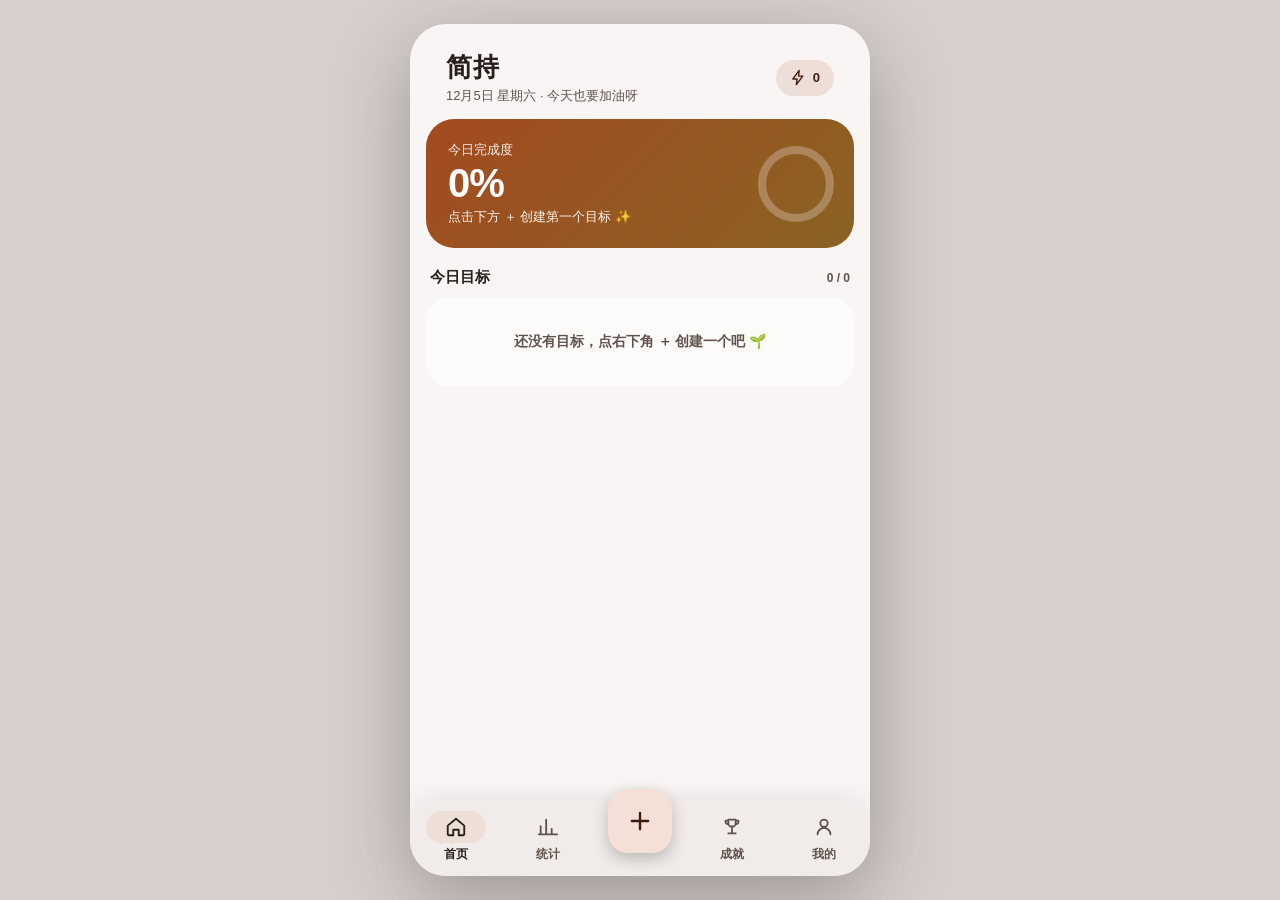
<file: index.html>
<!DOCTYPE html>
<html lang="zh-CN">
<head>
<meta charset="UTF-8">
<meta name="viewport" content="width=device-width, initial-scale=1.0, viewport-fit=cover">
<meta name="theme-color" content="#f6f2ec">
<title>简持</title>

  <link rel="stylesheet" href="css/style.css">
</head>
<body>
<div id="app">

  <!-- ================= 首页 ================= -->
  <section class="view active" id="view-home" aria-label="首页">
    <header class="topbar">
      <div class="row">
        <div>
          <h1>简持</h1>
          <div class="date-line" id="dateLine"></div>
        </div>
        <span class="chip" id="energyChip" title="能量"></span>
      </div>
    </header>
    <div class="hero">
      <div class="sub">今日完成度</div>
      <div class="big" id="heroPct">0%</div>
      <div class="sub" id="heroDesc"></div>
      <svg class="ring" width="84" height="84" viewBox="0 0 84 84" aria-hidden="true">
        <circle cx="42" cy="42" r="34" stroke="rgba(255,255,255,.25)" stroke-width="8" fill="none"/>
        <circle id="heroRing" cx="42" cy="42" r="34" stroke="#fff" stroke-width="8" fill="none"
          stroke-linecap="round" stroke-dasharray="213.6" stroke-dashoffset="213.6"
          transform="rotate(-90 42 42)" style="transition:stroke-dashoffset .8s var(--ease-emph)"/>
      </svg>
    </div>
    <div class="section-title">今日目标 <small id="goalCount"></small></div>
    <div id="goalList"></div>
  </section>

  <!-- ================= 统计 ================= -->
  <section class="view" id="view-stats" aria-label="统计">
    <header class="topbar">
      <div class="row"><h1>统计</h1><div class="month-nav"><button class="mn-btn" id="monthPrev" aria-label="上一月">‹</button><span class="chip" id="monthChip"></span><button class="mn-btn" id="monthNext" aria-label="下一月">›</button></div></div>
    </header>
    <div class="stat-row" id="statRow"></div>
    <div class="card">
      <div class="section-title" style="margin:0 0 4px">本周概览 <small id="weekSummary"></small></div>
      <div class="week-strip" id="weekStrip"></div>
    </div>
    <div class="card">
      <b style="font-size:15px" id="heatTitle">本月热力图</b>
      <div class="heat-grid" id="heatGrid"></div>
      <div id="heatDetail" class="heat-detail" hidden></div>
      <div class="legend">少 <i style="background:var(--surface-container-highest)"></i><i class="heat l1" style="aspect-ratio:auto;width:12px"></i><i class="heat l2" style="aspect-ratio:auto;width:12px"></i><i class="heat l3" style="aspect-ratio:auto;width:12px"></i> 多</div>
    </div>
    <div class="card">
      <div class="section-title" style="margin:0 0 4px">目标完成率<small id="perGoalMonth">本月</small></div>
      <div id="perGoalList"></div>
    </div>
  </section>

  <!-- ================= 成就 ================= -->
  <section class="view" id="view-awards" aria-label="成就">
    <header class="topbar"><div class="row"><h1>成就</h1></div></header>
    <div class="level-card">
      <div class="level-badge" id="levelIcon"></div>
      <div style="font-weight:900;font-size:20px" id="levelName"></div>
      <div style="font-size:13px;font-weight:600;margin-top:4px" id="levelNext"></div>
      <div style="background:rgba(0,0,0,.14);border-radius:4px;height:10px;margin-top:12px;overflow:hidden">
        <div id="levelBar" style="width:0%;height:100%;background:var(--tertiary);border-radius:4px;transition:width .8s var(--ease-emph)"></div>
      </div>
    </div>
    <div class="section-title">我的徽章 <small id="badgeCount"></small></div>
    <div class="card"><div class="badge-grid" id="badgeGrid"></div></div>
    <div class="card" style="text-align:center;padding:24px">
      <div id="highlightIcon" style="display:flex;justify-content:center;margin-bottom:8px"></div>
      <b style="display:block;margin-bottom:4px;font-size:16px" id="highlightTitle"></b>
      <span style="font-size:13px;color:var(--on-surface-variant)">只和昨天的自己比，稳稳地向前 🌱</span>
    </div>
  </section>

  <!-- ================= 我的 ================= -->
  <section class="view" id="view-me" aria-label="我的">
    <header class="topbar"><div class="row"><h1>我的</h1></div></header>
    <div class="card me-head">
      <button class="profile-btn" id="profileBtn" aria-label="编辑名字和头像">
        <span class="avatar" id="meAvatar">拾</span>
        <span class="profile-info">
          <b style="font-size:17px" id="meName">简友</b>
          <span style="font-size:13px;color:var(--on-surface-variant);font-weight:600;margin-top:2px" id="meLevel"></span>
        </span>
        <span class="profile-pencil" id="profilePencil" aria-hidden="true"></span>
      </button>
    </div>
    <div class="section-title">外观</div>
    <div class="card">
      <div class="me-row">
        <div>
          <div class="lb">主题色</div>
          <div class="hint">Material You 动态取色</div>
        </div>
        <div style="display:flex;gap:8px" id="seedRow"></div>
      </div>
      <div class="me-row">
        <div>
          <div class="lb">深色模式</div>
          <div class="hint">跟随系统或手动切换</div>
        </div>
        <label class="switch"><input type="checkbox" id="darkToggle" aria-label="深色模式"><span class="track"></span><span class="thumb"></span></label>
      </div>
      <div class="me-row">
        <div>
          <div class="lb">减少动效</div>
          <div class="hint">关闭弹跳与彩带动画</div>
        </div>
        <label class="switch"><input type="checkbox" id="motionToggle" aria-label="减少动效"><span class="track"></span><span class="thumb"></span></label>
      </div>
    </div>
    <div class="section-title">数据</div>
    <div class="card">
      <div class="me-row">
        <div><div class="lb">导出数据</div><div class="hint">下载 JSON 备份</div></div>
        <button class="btn btn-tonal" id="exportBtn" style="height:42px">导出</button>
      </div>
      <div class="me-row">
        <div><div class="lb">导入数据</div><div class="hint">从 JSON 备份恢复</div></div>
        <button class="btn btn-tonal" id="importBtn" style="height:42px">导入</button>
        <input type="file" id="importFile" accept=".json,application/json" style="display:none">
      </div>
      <div class="me-row">
        <div><div class="lb">清空数据</div><div class="hint">删除全部目标与记录</div></div>
        <button class="btn btn-tonal" id="clearBtn" style="height:42px">清空</button>
      </div>
      <div class="me-row">
        <div><div class="lb">本机备份</div><div class="hint" id="backupHint">尚未备份</div></div>
        <div style="display:flex;gap:8px">
          <button class="btn btn-tonal" id="backupSaveBtn" style="height:42px">备份</button>
          <button class="btn btn-tonal" id="backupRestoreBtn" style="height:42px" disabled>恢复</button>
        </div>
      </div>
    </div>
    <p style="text-align:center;font-size:12px;color:var(--on-surface-variant);margin-top:20px;line-height:1.8">
      简持 · 个人习惯打卡应用<br>所有数据仅保存在本机浏览器,不会上传至任何服务器
    </p>
  </section>

  <!-- 底部导航 + FAB -->
  <nav class="navbar" aria-label="底部导航">
    <button class="nav-item active" data-view="home" aria-label="首页">
      <span class="pill" data-ico="home"></span><span>首页</span>
    </button>
    <button class="nav-item" data-view="stats" aria-label="统计">
      <span class="pill" data-ico="stats"></span><span>统计</span>
    </button>
    <span class="fab-slot">
      <button class="fab" id="fabBtn" aria-label="创建目标"></button>
    </span>
    <button class="nav-item" data-view="awards" aria-label="成就">
      <span class="pill" data-ico="trophy"></span><span>成就</span>
    </button>
    <button class="nav-item" data-view="me" aria-label="我的">
      <span class="pill" data-ico="person"></span><span>我的</span>
    </button>
  </nav>

  <div class="scrim" id="scrim"></div>

  <!-- 创建目标弹层 -->
  <div class="sheet" id="createSheet" role="dialog" aria-modal="true" aria-label="创建新目标">
    <div class="drag-handle"></div>
    <h2 id="sheetTitle">创建新目标 ✨</h2>
    <label class="field-label" for="goalNameInput">目标名称</label>
    <input class="text-field" id="goalNameInput" maxlength="20" placeholder="例如：每天背 20 个单词">
    <span class="field-label">选个图标</span>
    <div class="icon-row" id="iconRow"></div>
    <span class="field-label">完成周期</span>
    <div class="seg" id="freqSeg">
      <button class="sel" data-freq="daily">每天</button>
      <button data-freq="weekly">每周</button>
      <button data-freq="monthly">每月</button>
    </div>
    <div class="stepper" id="freqStepper" style="margin-top:14px">
      <span style="font-size:13px;color:var(--on-surface-variant);font-weight:600" id="stepLabel">每周完成</span>
      <button class="step-btn" id="stepMinus" aria-label="减少">−</button>
      <b id="stepVal">5</b>
      <button class="step-btn" id="stepPlus" aria-label="增加">＋</button>
      <span style="font-size:13px;color:var(--on-surface-variant);font-weight:600">次</span>
    </div>
    <div class="stepper" id="dailyCountRow" style="margin-top:14px;display:none">
      <span style="font-size:13px;color:var(--on-surface-variant);font-weight:600">每日次数</span>
      <button class="step-btn" id="cntMinus" aria-label="减少次数">−</button>
      <b id="cntVal">1</b>
      <button class="step-btn" id="cntPlus" aria-label="增加次数">＋</button>
      <span style="font-size:13px;color:var(--on-surface-variant);font-weight:600">次（如喝水 8 杯）</span>
    </div>
    <div class="freq-hint" id="freqHint"></div>
    <button class="btn btn-filled btn-block" id="createBtn" style="margin-top:18px;height:54px">创建目标 🚀</button>
    <button class="btn btn-danger-text btn-block" id="delGoalBtn" style="margin-top:8px;height:48px;display:none">删除目标</button>
  </div>

  <!-- 编辑资料弹层 -->
  <div class="sheet" id="profileSheet" role="dialog" aria-modal="true" aria-label="编辑资料">
    <div class="drag-handle"></div>
    <h2>编辑资料 ✏️</h2>
    <span class="field-label">选个头像</span>
    <div class="icon-row" id="avatarRow"></div>
    <label class="field-label" for="profileNameInput">名字</label>
    <input class="text-field" id="profileNameInput" maxlength="12" placeholder="给自己起个名字">
    <button class="btn btn-filled btn-block" id="profileSaveBtn" style="margin-top:18px;height:54px">保存资料</button>
  </div>

  <!-- 庆祝弹层 -->
  <div class="cele-mask" id="celeMask">
    <div class="cele" role="dialog" aria-modal="true" aria-label="打卡成功">
      <div class="medal" id="celeIcon"></div>
      <h3 id="celeTitle">打卡成功！</h3>
      <p id="celeSub">又向目标迈进了一步</p>
      <div class="streak-line" id="celeLine"></div>
      <button class="btn btn-text btn-block" id="celeUndo">撤销本次打卡</button>
      <button class="btn btn-filled btn-block" id="celeOk">太棒了！</button>
    </div>
  </div>

  <!-- 徽章详情弹层 -->
  <div class="cele-mask" id="badgeMask">
    <div class="cele" role="dialog" aria-modal="true" aria-label="徽章详情">
      <div class="medal" id="badgeInfoIcon"></div>
      <h3 id="badgeInfoName"></h3>
      <p id="badgeInfoStatus"></p>
      <div class="streak-line" id="badgeInfoDesc"></div>
      <p id="badgeInfoProgress" style="font-size:13px;color:var(--on-surface-variant);margin:-4px 0 14px"></p>
      <button class="btn btn-filled btn-block" id="badgeInfoOk">知道啦</button>
    </div>
  </div>

  <div class="snackbar" id="snackbar"><span id="snackMsg"></span><button id="snackAct"></button></div>
  <canvas id="confetti"></canvas>
</div>


  <script src="js/utils.js"></script>
  <script src="js/store.js"></script>
  <script src="js/theme.js"></script>
  <script src="js/domain.js"></script>
  <script src="js/badges.js"></script>
  <script src="js/render.js"></script>
  <script src="js/main.js"></script>
</body>
</html>
</file>
<file: css/style.css>
/* ============================================================
 * 简持 · 样式(Material 3 Expressive)
 * 设计令牌由 js/theme.js 按种子色动态覆盖
 * ============================================================ */
/* ============================================================
   简持 · Android 16 / Material 3 Expressive
   动态取色：JS 根据「种子色 + 明暗模式」实时生成 tonal 色板
   ============================================================ */
:root{
  /* —— M3 色彩令牌（JS 动态覆盖）—— */
  --primary:#8f4c38; --on-primary:#fff; --primary-container:#ffdbd1; --on-primary-container:#3a0b01;
  --secondary-container:#f5ded6; --on-secondary-container:#3a0b01;
  --tertiary:#6c5b2f; --on-tertiary:#fff; --tertiary-container:#f5e1b3; --on-tertiary-container:#241a00;
  --surface:#f6f2ec; --surface-dim:#d8cfc7;
  --surface-container-low:#fef8f2; --surface-container:#f0eae3; --surface-container-high:#eae4dd; --surface-container-highest:#e4ded7;
  --on-surface:#201b18; --on-surface-variant:#52443e; --outline:#84736c; --outline-variant:#d7c3bb;
  --inverse-surface:#362f2c; --inverse-on-surface:#fbeee8;
  --error:#b3261e; --scrim:rgba(0,0,0,.45);
  --good:#3b7d4f;

  /* —— 形状 —— */
  --r-xs:8px; --r-sm:12px; --r-md:16px; --r-lg:24px; --r-xl:28px; --r-pill:999px;

  /* —— 动效 —— */
  --ease-emph:cubic-bezier(.2,0,0,1);
  --ease-spring:cubic-bezier(.34,1.4,.5,1);
  --dur-s:180ms; --dur-m:280ms; --dur-l:450ms;

  --nav-h:76px;
}
*{ margin:0; padding:0; box-sizing:border-box; -webkit-tap-highlight-color:transparent; }
html,body{ height:100%; }
body{
  font-family:"Roboto Flex","HarmonyOS Sans SC","MiSans","Noto Sans SC",-apple-system,"PingFang SC","Microsoft YaHei",sans-serif;
  background:var(--surface-dim); color:var(--on-surface);
  display:flex; justify-content:center;
  transition:background var(--dur-m) var(--ease-emph);
}

/* ============ 应用外壳 ============ */
#app{
  width:100%; max-width:460px; height:100dvh;
  background:var(--surface); position:relative; overflow:clip;
  display:flex; flex-direction:column;
  transition:background var(--dur-m) var(--ease-emph);
}
@media (min-width:520px){
  body{ padding:24px 0; }
  #app{ height:calc(100dvh - 48px); border-radius:36px; box-shadow:0 24px 80px rgba(0,0,0,.28); }
}

/* 顶栏 */
.topbar{ padding:calc(env(safe-area-inset-top,0px) + 18px) 20px 6px; flex-shrink:0; }
.topbar .row{ display:flex; align-items:center; justify-content:space-between; gap:12px; }
.topbar h1{ font-size:26px; font-weight:800; letter-spacing:.5px; }
.topbar .date-line{ font-size:13px; color:var(--on-surface-variant); margin-top:2px; font-weight:500; }
.chip{
  display:inline-flex; align-items:center; gap:6px; height:36px; padding:0 14px;
  background:var(--secondary-container); color:var(--on-secondary-container);
  border-radius:var(--r-pill); font-size:13px; font-weight:700; border:none;
}
.month-nav{ display:flex; align-items:center; gap:4px; }
.mn-btn{
  width:36px; height:36px; border:none; border-radius:50%; cursor:pointer; font-family:inherit;
  background:var(--secondary-container); color:var(--on-secondary-container);
  font-size:18px; font-weight:800; line-height:1; padding-bottom:2px;
}
.mn-btn:disabled{ opacity:.35; cursor:default; }
.empty-hint{
  text-align:center; padding:36px 16px; color:var(--on-surface-variant);
  font-size:14px; font-weight:600; background:var(--surface-container-low);
  border-radius:var(--r-lg);
}

/* 视图容器 */
main{ flex:1; position:relative; overflow:hidden; }
.view{
  position:absolute; inset:0; overflow-y:auto; -webkit-overflow-scrolling:touch;
  padding:8px 16px calc(var(--nav-h) + 96px + env(safe-area-inset-bottom,0px));
  opacity:0; transform:translateY(14px) scale(.985); pointer-events:none;
  transition:opacity var(--dur-m) var(--ease-emph), transform var(--dur-m) var(--ease-emph);
}
.view.active{ opacity:1; transform:none; pointer-events:auto; }
.view::-webkit-scrollbar{ width:0; }

/* ============ 通用组件 ============ */
.card{
  background:var(--surface-container-low); border-radius:var(--r-lg);
  padding:18px; margin-bottom:14px;
}
.section-title{ font-size:15px; font-weight:800; margin:20px 4px 10px; display:flex; justify-content:space-between; align-items:baseline; }
.section-title small{ font-size:12px; color:var(--on-surface-variant); font-weight:600; }

/* 药丸按钮 + state-layer */
.btn{
  position:relative; overflow:hidden; border:none; cursor:pointer;
  height:48px; padding:0 24px; border-radius:var(--r-pill);
  font-size:15px; font-weight:700; font-family:inherit;
  display:inline-flex; align-items:center; justify-content:center; gap:8px;
  transition:border-radius var(--dur-m) var(--ease-spring), transform var(--dur-s) var(--ease-emph), box-shadow var(--dur-m);
}
.btn::after{ content:""; position:absolute; inset:0; background:currentColor; opacity:0; transition:opacity var(--dur-s); border-radius:inherit; }
.btn:hover::after{ opacity:.08; } .btn:active::after{ opacity:.14; }
.btn:active{ border-radius:var(--r-md); transform:scale(.97); }
.btn:focus-visible{ outline:3px solid var(--primary); outline-offset:2px; }
.btn-filled{ background:var(--primary); color:var(--on-primary); box-shadow:0 2px 8px rgba(0,0,0,.15); }
.btn-tonal{ background:var(--secondary-container); color:var(--on-secondary-container); }
.btn-text{ background:transparent; color:var(--primary); padding:0 14px; }
.btn-danger-text{ background:transparent; color:var(--error); padding:0 14px; }
.btn-block{ width:100%; }
.btn[disabled]{ opacity:.4; pointer-events:none; }

/* 图标按钮 ≥44px */
.icon-btn{
  width:44px; height:44px; border:none; border-radius:50%; cursor:pointer;
  background:transparent; color:var(--on-surface-variant);
  display:inline-flex; align-items:center; justify-content:center; position:relative; overflow:hidden;
  transition:background var(--dur-s), transform var(--dur-s) var(--ease-emph);
}
.icon-btn:hover{ background:color-mix(in srgb, var(--on-surface) 8%, transparent); }
.icon-btn:active{ transform:scale(.9); }
.icon-btn:focus-visible{ outline:3px solid var(--primary); outline-offset:1px; }
svg{ display:block; }

/* ============ 首页 ============ */
.hero{
  background:linear-gradient(135deg, var(--primary), color-mix(in srgb, var(--primary) 55%, var(--tertiary)));
  color:var(--on-primary); border-radius:var(--r-xl); padding:22px;
  position:relative; overflow:hidden; margin-top:8px;
}
.hero .big{ font-size:40px; font-weight:900; letter-spacing:-1px; margin:2px 0; }
.hero .sub{ font-size:13px; opacity:.92; font-weight:500; }
.hero svg.ring{ position:absolute; right:16px; top:50%; transform:translateY(-50%); }

.goal-card{
  background:var(--surface-container-low); border-radius:var(--r-lg);
  padding:14px; display:flex; align-items:center; gap:13px; margin-bottom:12px;
  position:relative; overflow:hidden;
  transition:background var(--dur-m) var(--ease-emph);
  animation:card-in var(--dur-l) var(--ease-emph) backwards;
}
@keyframes card-in{ from{ opacity:0; transform:translateY(18px); } }
.goal-card.done{ background:var(--secondary-container); }
.goal-card.done .goal-name{ text-decoration:line-through; text-decoration-thickness:2px; color:var(--on-surface-variant); }
.goal-shape{
  width:52px; height:52px; flex-shrink:0; display:flex; align-items:center; justify-content:center;
  color:var(--on-secondary-container); background:var(--secondary-container);
  transition:border-radius var(--dur-l) var(--ease-spring);
}
.goal-card[data-shape="0"] .goal-shape{ border-radius:16px; }
.goal-card[data-shape="1"] .goal-shape{ border-radius:16px 16px 16px 4px; }
.goal-card[data-shape="2"] .goal-shape{ border-radius:50% 50% 50% 12px; }
.goal-card[data-shape="3"] .goal-shape{ border-radius:26px 8px 26px 8px; }
.goal-card.done .goal-shape{ border-radius:50%; background:var(--primary); color:var(--on-primary); }
.goal-info{ flex:1; min-width:0; display:block; }
.goal-info-btn{
  flex:1; min-width:0; display:flex; align-items:center; gap:13px;
  background:none; border:none; padding:0; margin:0; text-align:left;
  font-family:inherit; cursor:pointer; color:inherit;
}
.goal-info-btn:focus-visible{ outline:3px solid var(--primary); outline-offset:2px; border-radius:12px; }
.goal-name{ display:block; font-weight:800; font-size:15px; overflow-wrap:anywhere; }
.goal-meta{ font-size:12px; color:var(--on-surface-variant); margin-top:3px; display:flex; align-items:center; gap:6px; font-weight:500; }
.streak-chip{
  display:inline-flex; align-items:center; gap:3px; height:22px; padding:0 8px;
  background:var(--tertiary-container); color:var(--on-tertiary-container);
  border-radius:var(--r-pill); font-size:12px; font-weight:800;
}
.mini-progress{ display:block; height:6px; background:var(--surface-container-highest); border-radius:3px; margin-top:9px; overflow:hidden; }
.mini-progress i{ display:block; height:100%; border-radius:3px; background:var(--primary); transition:width .5s var(--ease-emph); }

/* 打卡按钮：形状变形（M3 Expressive 标志性交互） */
.check-btn{
  width:60px; height:60px; border-radius:50%; border:2px solid var(--outline-variant);
  background:var(--surface-container-low); color:var(--primary); cursor:pointer; flex-shrink:0;
  display:flex; flex-direction:column; align-items:center; justify-content:center; gap:1px;
  font-size:11px; font-weight:800; font-family:inherit; position:relative; overflow:hidden;
  transition:border-radius var(--dur-l) var(--ease-spring), background var(--dur-m) var(--ease-emph),
             color var(--dur-m), border-color var(--dur-m), transform var(--dur-m) var(--ease-spring);
}
.check-btn::after{ content:""; position:absolute; inset:0; border-radius:inherit; background:currentColor; opacity:0; transition:opacity var(--dur-s); }
.check-btn:hover::after{ opacity:.06; } .check-btn:active::after{ opacity:.12; }
.check-btn:active{ border-radius:18px; transform:scale(.94); }
.check-btn:focus-visible{ outline:3px solid var(--primary); outline-offset:2px; }
.check-btn.checked{
  background:var(--primary); color:var(--on-primary); border-color:transparent; border-radius:16px;
  animation:pop .5s var(--ease-spring);
}
@keyframes pop{ 0%{transform:scale(.55);} 55%{transform:scale(1.12);} 100%{transform:scale(1);} }

/* ============ 统计 ============ */
.stat-row{ display:flex; gap:10px; margin-bottom:14px; }
.stat-box{ flex:1; background:var(--surface-container-low); border-radius:var(--r-lg); padding:14px 8px; text-align:center; }
.stat-box b{ font-size:22px; display:block; font-variant-numeric:tabular-nums; }
.stat-box span{ font-size:12px; color:var(--on-surface-variant); font-weight:600; }
.week-strip{ display:flex; justify-content:space-between; }
.day-cell{ text-align:center; width:40px; }
.day-cell .d{
  width:38px; height:38px; margin:0 auto; border-radius:50%;
  display:flex; align-items:center; justify-content:center;
  font-size:13px; font-weight:800; background:var(--surface-container-highest); color:var(--on-surface-variant);
  transition:background var(--dur-m), color var(--dur-m);
}
.day-cell .d.hit{ background:var(--primary); color:var(--on-primary); }
.day-cell .d.today{ box-shadow:inset 0 0 0 2.5px var(--primary); color:var(--primary); }
.day-cell .d.today.hit{ color:var(--on-primary); box-shadow:none; }
.day-cell .lbl{ font-size:12px; margin-top:5px; color:var(--on-surface-variant); font-weight:600; }
.heat-grid{ display:grid; grid-template-columns:repeat(7,1fr); gap:6px; margin-top:12px; }
.heat{ aspect-ratio:1; border-radius:7px; background:var(--surface-container-highest); cursor:pointer; }
.heat.off{ opacity:.35; cursor:default; }
.heat.l1{ background:color-mix(in srgb, var(--primary) 25%, var(--surface-container)); }
.heat.l2{ background:color-mix(in srgb, var(--primary) 55%, var(--surface-container)); }
.heat.l3{ background:var(--primary); }
.heat.today{ outline:2.5px solid var(--primary); outline-offset:1.5px; }
.heat.sel{ outline:3px solid var(--tertiary); outline-offset:1.5px; }
.heat-detail{ margin-top:14px; background:var(--surface-container); border-radius:var(--r-md); padding:12px 14px; }
.hd-title{ font-size:13px; font-weight:800; color:var(--on-surface-variant); margin-bottom:4px; }
.legend{ display:flex; justify-content:flex-end; align-items:center; gap:5px; margin-top:12px; font-size:12px; color:var(--on-surface-variant); }
.legend i{ width:12px; height:12px; border-radius:4px; display:inline-block; }
.per-goal{ display:flex; align-items:center; gap:12px; padding:11px 2px; border-bottom:1px solid var(--outline-variant); }
.per-goal:last-child{ border-bottom:none; }
.per-goal .nm{ font-size:14px; font-weight:700; flex:1; }
.per-goal .pc{ font-size:13px; font-weight:800; color:var(--primary); font-variant-numeric:tabular-nums; }

/* ============ 成就 ============ */
.level-card{
  background:var(--tertiary-container); color:var(--on-tertiary-container);
  border-radius:var(--r-xl); padding:22px; text-align:center;
}
.level-badge{
  width:76px; height:76px; margin:0 auto 10px; background:var(--tertiary); color:var(--on-tertiary);
  border-radius:38% 62% 55% 45% / 50% 42% 58% 50%;
  display:flex; align-items:center; justify-content:center;
  animation:blob 6s ease-in-out infinite;
}
@keyframes blob{ 0%,100%{ border-radius:38% 62% 55% 45%/50% 42% 58% 50%; } 50%{ border-radius:55% 45% 42% 58%/45% 58% 42% 55%; } }
.badge-grid{ display:grid; grid-template-columns:repeat(4,1fr); gap:14px 8px; }
.badge{ text-align:center; border:none; background:none; padding:0; margin:0; cursor:pointer; font-family:inherit; }
.badge .b{
  position:relative; width:58px; height:58px; margin:0 auto 6px; display:flex; align-items:center; justify-content:center;
  background:var(--secondary-container); color:var(--on-secondary-container);
  border-radius:20px; transition:border-radius var(--dur-l) var(--ease-spring);
}
.badge-count{
  position:absolute; top:-7px; right:-9px; min-width:19px; text-align:center;
  background:var(--tertiary); color:var(--on-tertiary);
  font-size:10px; font-weight:900; font-style:normal; line-height:1;
  padding:3px 5px; border-radius:999px; white-space:nowrap;
  box-shadow:0 1px 3px rgba(0,0,0,.25);
}
.badge:hover .b{ border-radius:50%; }
.badge span{ font-size:12px; color:var(--on-surface-variant); font-weight:600; display:block; }
.badge.locked .b{ background:var(--surface-container-highest); color:var(--outline); }
.badge.locked span{ color:var(--outline); }

/* ============ 我的 ============ */
.me-head{ display:flex; align-items:center; gap:16px; }
.profile-btn{
  flex:1; min-width:0; display:flex; align-items:center; gap:16px;
  background:none; border:none; padding:0; margin:0; text-align:left;
  font-family:inherit; color:inherit; cursor:pointer;
}
.profile-btn:focus-visible{ outline:3px solid var(--primary); outline-offset:2px; border-radius:12px; }
.profile-info{ flex:1; min-width:0; display:flex; flex-direction:column; }
.profile-pencil{ color:var(--on-surface-variant); flex-shrink:0; display:flex; }
.avatar{
  width:64px; height:64px; border-radius:50%; background:var(--primary); color:var(--on-primary);
  display:flex; align-items:center; justify-content:center; font-size:26px; font-weight:900; flex-shrink:0;
}
.me-row{ display:flex; justify-content:space-between; align-items:center; gap:12px; padding:13px 2px; border-bottom:1px solid var(--outline-variant); }
.me-row:last-child{ border-bottom:none; }
.me-row .lb{ font-size:14px; font-weight:700; display:flex; align-items:center; gap:10px; }
.me-row .lb svg{ color:var(--on-surface-variant); }
.me-row .hint{ font-size:12px; color:var(--on-surface-variant); font-weight:500; margin-top:2px; }
.seed-dot{ width:44px; height:44px; border-radius:50%; border:none; cursor:pointer; position:relative;
  transition:transform var(--dur-s) var(--ease-spring); }
.seed-dot:active{ transform:scale(.88); }
.seed-dot:focus-visible{ outline:3px solid var(--on-surface); outline-offset:2px; }
.seed-dot.sel::after{
  content:""; position:absolute; inset:-5px; border-radius:50%;
  border:3px solid var(--on-surface);
}

/* M3 开关 */
.switch{ position:relative; width:52px; height:32px; flex-shrink:0; }
.switch input{ position:absolute; opacity:0; width:100%; height:100%; margin:0; cursor:pointer; z-index:1; }
.switch .track{
  position:absolute; inset:0; border-radius:var(--r-pill);
  background:var(--surface-container-highest); border:2px solid var(--outline);
  transition:background var(--dur-m) var(--ease-emph), border-color var(--dur-m);
}
.switch .thumb{
  position:absolute; top:50%; left:6px; width:16px; height:16px; border-radius:50%;
  background:var(--outline); transform:translateY(-50%);
  transition:all var(--dur-m) var(--ease-spring);
}
.switch input:checked ~ .track{ background:var(--primary); border-color:var(--primary); }
.switch input:checked ~ .thumb{ left:26px; width:24px; height:24px; background:var(--on-primary); }
.switch input:focus-visible ~ .track{ outline:3px solid var(--primary); outline-offset:2px; }

/* ============ 底部导航 + FAB ============ */
.navbar{
  position:absolute; bottom:0; left:0; right:0; z-index:30;
  height:calc(var(--nav-h) + env(safe-area-inset-bottom,0px));
  padding-bottom:env(safe-area-inset-bottom,0px);
  background:var(--surface-container); display:flex; align-items:stretch;
  border-radius:var(--r-xl) var(--r-xl) 0 0;
  box-shadow:0 -4px 24px rgba(0,0,0,.08);
}
.nav-item{
  flex:1; border:none; background:none; cursor:pointer; font-family:inherit;
  display:flex; flex-direction:column; align-items:center; justify-content:center; gap:3px;
  color:var(--on-surface-variant); padding:6px 0 8px;
}
.nav-item .pill{
  width:60px; height:32px; border-radius:var(--r-pill); display:flex; align-items:center; justify-content:center;
  transition:background var(--dur-m) var(--ease-emph), border-radius var(--dur-l) var(--ease-spring);
}
.nav-item:active .pill{ border-radius:var(--r-sm); }
.nav-item span{ font-size:12px; font-weight:700; }
.nav-item.active{ color:var(--on-surface); }
.nav-item.active .pill{ background:var(--secondary-container); }
.nav-item:focus-visible{ outline:3px solid var(--primary); outline-offset:-3px; border-radius:var(--r-md); }
.fab-slot{ flex:1; display:flex; align-items:center; justify-content:center; }
.fab{
  width:64px; height:64px; border-radius:20px; border:none; cursor:pointer;
  background:var(--primary-container); color:var(--on-primary-container);
  display:flex; align-items:center; justify-content:center;
  box-shadow:0 6px 16px rgba(0,0,0,.22); margin-top:-34px;
  transition:border-radius var(--dur-l) var(--ease-spring), transform var(--dur-m) var(--ease-spring), background var(--dur-m);
}
.fab:hover{ border-radius:32px; }
.fab:active{ transform:scale(.92) rotate(90deg); border-radius:50%; }
.fab:focus-visible{ outline:3px solid var(--primary); outline-offset:3px; }

/* ============ 底部弹层（创建目标） ============ */
.scrim{
  position:absolute; inset:0; background:var(--scrim); z-index:40;
  opacity:0; pointer-events:none; visibility:hidden;
  transition:opacity var(--dur-m), visibility 0s linear var(--dur-m);
}
.scrim.show{ opacity:1; pointer-events:auto; visibility:visible; }
.sheet{
  position:absolute; left:0; right:0; bottom:0; z-index:41;
  background:var(--surface-container-low);
  border-radius:var(--r-xl) var(--r-xl) 0 0;
  padding:10px 20px calc(24px + env(safe-area-inset-bottom,0px));
  transform:translateY(100%); visibility:hidden;
  transition:transform var(--dur-l) var(--ease-emph), visibility 0s linear var(--dur-l);
  max-height:86%; overflow-y:auto;
}
.sheet.show{ transform:none; visibility:visible; transition:transform var(--dur-l) var(--ease-emph); }
.drag-handle{ width:36px; height:4px; border-radius:2px; background:var(--outline-variant); margin:4px auto 14px; }
.sheet h2{ font-size:20px; font-weight:800; margin-bottom:16px; }
.field-label{ font-size:13px; font-weight:800; margin:16px 2px 8px; display:block; }
.text-field{
  width:100%; height:52px; border-radius:var(--r-sm) var(--r-sm) 0 0;
  border:none; border-bottom:2px solid var(--outline);
  background:var(--surface-container-high); color:var(--on-surface);
  font-size:15px; font-family:inherit; padding:0 16px; outline:none;
  transition:border-color var(--dur-s), background var(--dur-s);
}
.text-field:focus{ border-bottom-color:var(--primary); background:var(--surface-container-highest); }
.icon-row{ display:flex; gap:10px; flex-wrap:wrap; }
.icon-opt{
  width:48px; height:48px; border-radius:14px; border:2px solid transparent; cursor:pointer;
  background:var(--surface-container-high); color:var(--on-surface-variant);
  display:flex; align-items:center; justify-content:center;
  transition:all var(--dur-s) var(--ease-spring);
}
.icon-opt.sel{ border-color:var(--primary); background:var(--secondary-container); color:var(--on-secondary-container); border-radius:50%; transform:scale(1.06); }
.icon-opt:focus-visible{ outline:3px solid var(--primary); outline-offset:2px; }
.avatar-opt{ font-size:22px; color:var(--on-surface); }
.seg{ display:flex; background:var(--surface-container-high); border-radius:var(--r-pill); padding:4px; gap:4px; }
.seg button{
  flex:1; height:42px; border:none; border-radius:var(--r-pill); cursor:pointer; font-family:inherit;
  background:transparent; color:var(--on-surface-variant); font-size:14px; font-weight:700;
  transition:all var(--dur-m) var(--ease-emph);
}
.seg button.sel{ background:var(--primary); color:var(--on-primary); }
.seg button:focus-visible{ outline:3px solid var(--primary); outline-offset:1px; }
.stepper{ display:flex; align-items:center; gap:16px; }
.stepper .step-btn{
  width:48px; height:48px; border-radius:16px; border:2px solid var(--outline-variant); cursor:pointer;
  background:var(--surface-container-low); color:var(--on-surface); font-size:22px; font-weight:800;
  display:flex; align-items:center; justify-content:center; font-family:inherit;
  transition:transform var(--dur-s) var(--ease-spring), border-color var(--dur-s);
}
.stepper .step-btn:active{ transform:scale(.88); border-color:var(--primary); }
.stepper .step-btn:focus-visible{ outline:3px solid var(--primary); outline-offset:2px; }
.stepper b{ font-size:22px; min-width:36px; text-align:center; font-variant-numeric:tabular-nums; }
.freq-hint{ margin-top:12px; font-size:13px; color:var(--on-surface-variant); background:var(--surface-container);
  padding:11px 14px; border-radius:var(--r-md); font-weight:500; }

/* ============ 庆祝弹层 ============ */
.cele-mask{
  position:absolute; inset:0; background:var(--scrim); z-index:60;
  display:flex; align-items:center; justify-content:center; padding:28px;
  opacity:0; pointer-events:none; visibility:hidden;
  transition:opacity var(--dur-m), visibility 0s linear var(--dur-m);
}
.cele-mask.show{ opacity:1; pointer-events:auto; visibility:visible; transition:opacity var(--dur-m); }
.cele{
  background:var(--surface-container-low); border-radius:var(--r-xl);
  padding:30px 26px; text-align:center; width:100%; max-width:320px;
  transform:scale(.7); transition:transform var(--dur-l) var(--ease-spring);
}
.cele-mask.show .cele{ transform:scale(1); }
.cele .medal{
  width:88px; height:88px; margin:0 auto 12px; background:var(--tertiary-container); color:var(--on-tertiary-container);
  border-radius:50%; display:flex; align-items:center; justify-content:center;
}
.cele h3{ font-size:22px; margin-bottom:4px; }
.cele p{ color:var(--on-surface-variant); font-size:14px; margin-bottom:14px; }
.cele .streak-line{
  background:var(--secondary-container); color:var(--on-secondary-container);
  border-radius:var(--r-md); padding:12px; font-weight:800; font-size:14px; margin-bottom:18px;
}
.cele .btn + .btn{ margin-top:8px; }

/* ============ Snackbar ============ */
.snackbar{
  position:absolute; left:16px; right:16px; bottom:calc(var(--nav-h) + 20px + env(safe-area-inset-bottom,0px));
  z-index:70; background:var(--inverse-surface); color:var(--inverse-on-surface);
  border-radius:var(--r-sm); padding:14px 16px; font-size:14px; font-weight:600;
  display:flex; align-items:center; justify-content:space-between; gap:12px;
  transform:translateY(20px); opacity:0; pointer-events:none;
  transition:all var(--dur-m) var(--ease-emph);
}
.snackbar.show{ transform:none; opacity:1; pointer-events:auto; }
.snackbar button{
  border:none; background:none; color:color-mix(in srgb, var(--inverse-on-surface) 100%, transparent);
  filter:brightness(1.25); font-weight:800; font-size:14px; cursor:pointer; font-family:inherit;
  padding:8px 10px; border-radius:var(--r-sm);
}
.snackbar button:focus-visible{ outline:2px solid var(--inverse-on-surface); }

#confetti{ position:absolute; inset:0; pointer-events:none; z-index:80; }

/* 深色模式下降低彩带遮罩强度等 */
@media (prefers-reduced-motion: reduce){
  *, *::before, *::after{ animation-duration:.01ms !important; animation-iteration-count:1 !important; transition-duration:.01ms !important; }
}
body.reduce-motion *, body.reduce-motion *::before, body.reduce-motion *::after{
  animation-duration:.01ms !important; animation-iteration-count:1 !important; transition-duration:.01ms !important;
}
</file>
